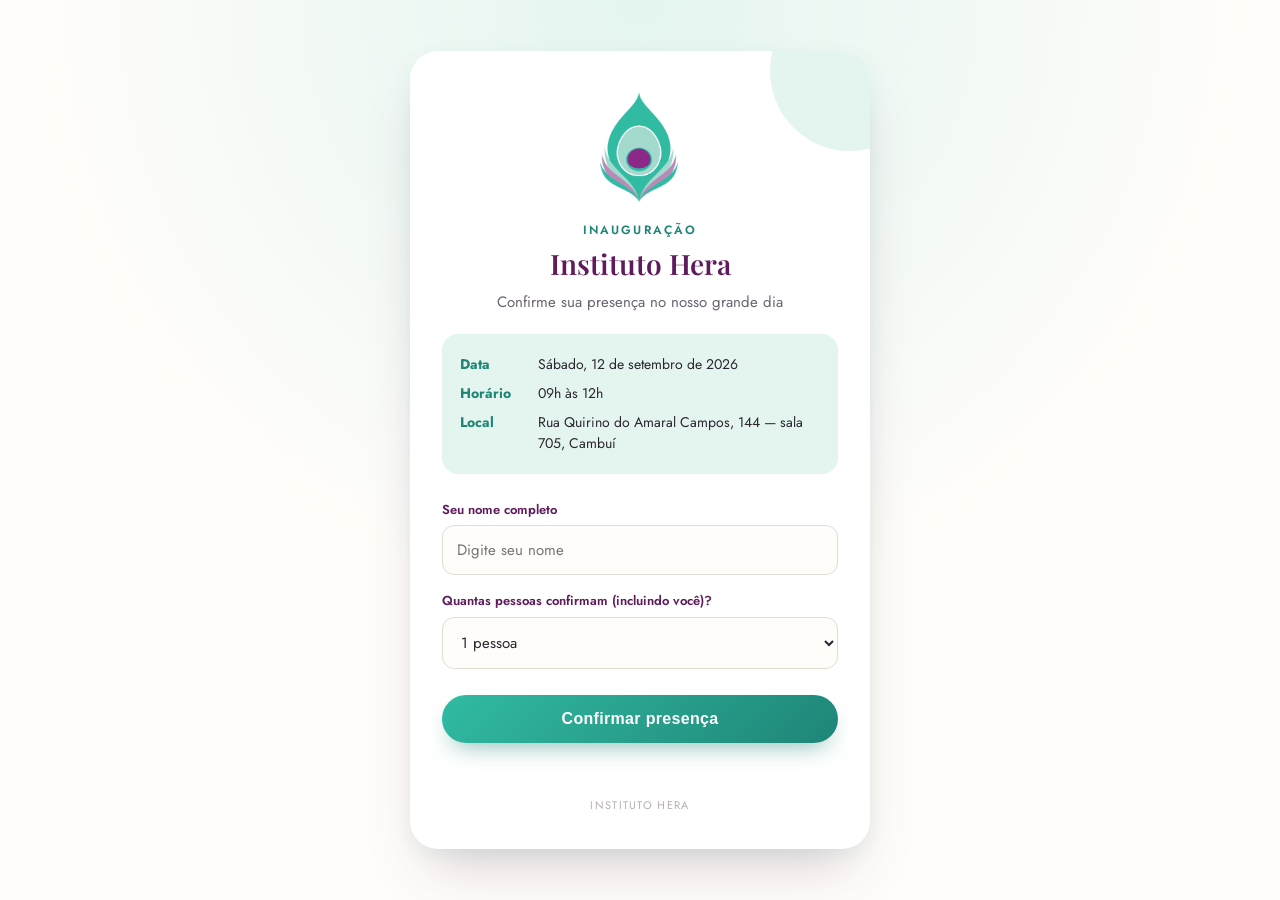
<file: docs/index.html>
<!doctype html>
<html lang="pt-BR">
<head>
<meta charset="UTF-8">
<meta name="viewport" content="width=device-width, initial-scale=1">
<title>Confirmar presença — Inauguração Instituto Hera</title>
<meta name="description" content="Confirme sua presença na inauguração do Instituto Hera.">
<link rel="icon" href="assets/logo_hera_icon_web.png">
<link rel="preconnect" href="https://fonts.googleapis.com">
<link href="https://fonts.googleapis.com/css2?family=Playfair+Display:wght@600;700&family=Jost:wght@400;500;600;700&display=swap" rel="stylesheet">
<link rel="stylesheet" href="style.css">
</head>
<body>

<div class="card" id="form-card">
  <img class="logo" src="assets/logo_hera_icon_web.png" alt="Instituto Hera">
  <p class="eyebrow">Inauguração</p>
  <h1>Instituto Hera</h1>
  <p class="subtitle">Confirme sua presença no nosso grande dia</p>

  <div class="event-details">
    <div><strong>Data</strong><span>Sábado, 12 de setembro de 2026</span></div>
    <div><strong>Horário</strong><span>09h às 12h</span></div>
    <div><strong>Local</strong><span>Rua Quirino do Amaral Campos, 144 — sala 705, Cambuí</span></div>
  </div>

  <form id="rsvp-form">
    <label for="nome">Seu nome completo</label>
    <input type="text" id="nome" name="nome" placeholder="Digite seu nome" autocomplete="name" required>

    <label for="convidados">Quantas pessoas confirmam (incluindo você)?</label>
    <select id="convidados" name="convidados" required>
      <option value="1">1 pessoa</option>
      <option value="2">2 pessoas</option>
      <option value="3">3 pessoas</option>
      <option value="4">4 pessoas</option>
      <option value="5">5 pessoas</option>
    </select>

    <button type="submit" class="submit-btn" id="submit-btn">Confirmar presença</button>
    <div class="error-msg" id="error-msg"></div>
  </form>

  <footer class="brand-footer">Instituto Hera</footer>
</div>

<div class="card hidden" id="confirm-card">
  <div class="confirm-icon">
    <svg viewBox="0 0 24 24" fill="none" stroke-width="3" stroke-linecap="round" stroke-linejoin="round">
      <polyline points="20 6 9 17 4 12"></polyline>
    </svg>
  </div>
  <p class="eyebrow">Presença confirmada</p>
  <p class="confirm-name" id="confirm-name">—</p>
  <span class="confirm-count" id="confirm-count">—</span>

  <div class="event-details">
    <div><strong>Data</strong><span>Sábado, 12 de setembro de 2026</span></div>
    <div><strong>Horário</strong><span>09h às 12h</span></div>
    <div><strong>Local</strong><span>Rua Quirino do Amaral Campos, 144 — sala 705, Cambuí</span></div>
  </div>

  <a href="#" id="calendar-link" class="calendar-link">Adicionar ao calendário</a>
  <br>
  <footer class="brand-footer">Instituto Hera • Nos vemos lá!</footer>
</div>

<script src="config.js"></script>
<script src="app.js"></script>
</body>
</html>
</file>
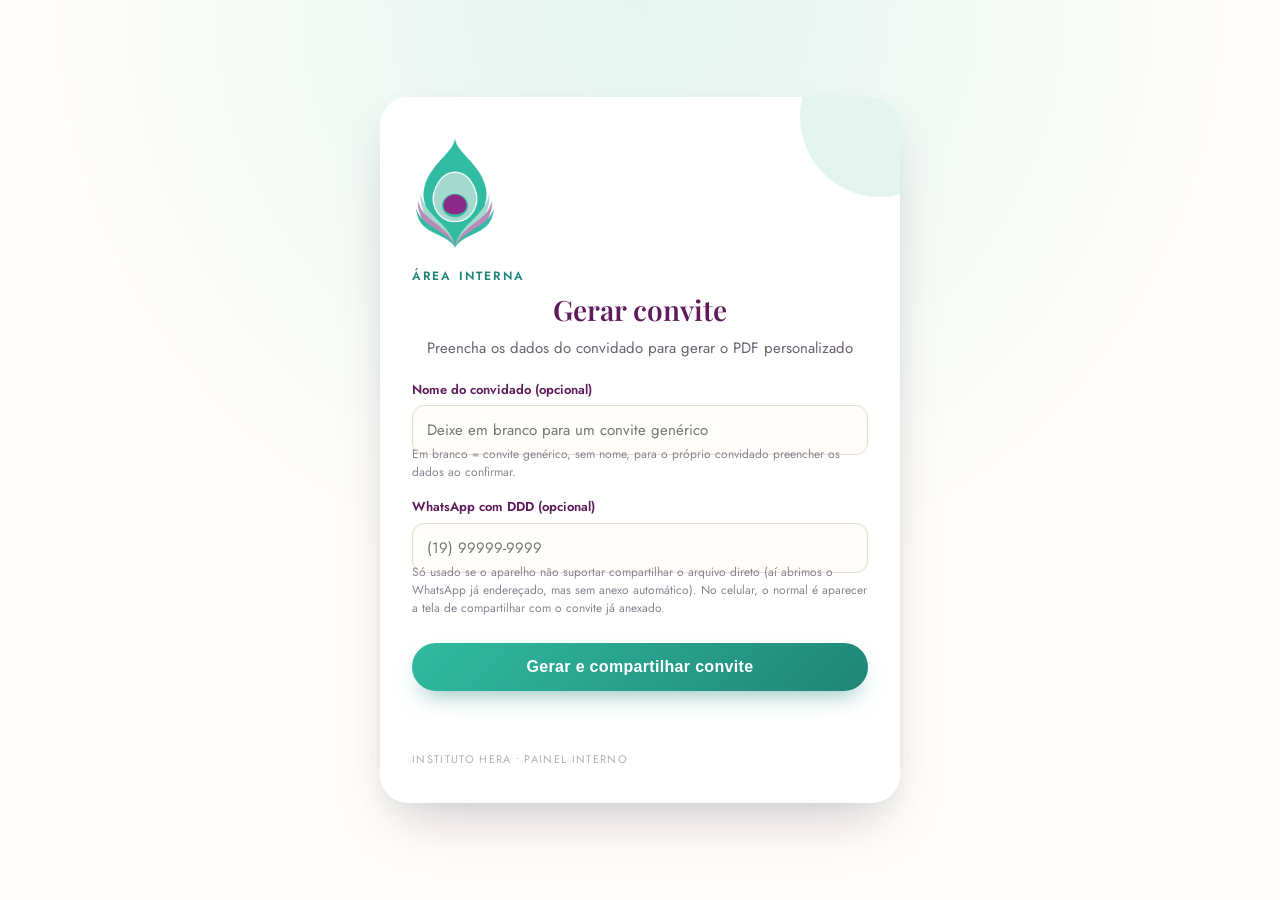
<file: docs/admin.html>
<!doctype html>
<html lang="pt-BR">
<head>
<meta charset="UTF-8">
<meta name="viewport" content="width=device-width, initial-scale=1">
<title>Admin — Convites Instituto Hera</title>
<meta name="robots" content="noindex, nofollow">
<link rel="icon" href="assets/logo_hera_icon_web.png">
<link rel="preconnect" href="https://fonts.googleapis.com">
<link href="https://fonts.googleapis.com/css2?family=Playfair+Display:wght@600;700&family=Jost:wght@400;500;600;700&display=swap" rel="stylesheet">
<link rel="stylesheet" href="style.css">
<style>
  .card { max-width: 520px; text-align: left; }
  .card h1 { text-align: center; }
  .card .subtitle { text-align: center; }
  .hint { font-size: 12px; color: #8b8290; margin: -10px 0 0; }
  .status-msg { font-size: 13px; margin-top: 14px; min-height: 18px; }
  .status-msg.success { color: var(--teal-dark); }
  .status-msg.error { color: #b3261e; }
</style>
</head>
<body>

<div class="card">
  <img class="logo" src="assets/logo_hera_icon_web.png" alt="Instituto Hera">
  <p class="eyebrow">Área interna</p>
  <h1>Gerar convite</h1>
  <p class="subtitle">Preencha os dados do convidado para gerar o PDF personalizado</p>

  <form id="admin-form">
    <label for="nome">Nome do convidado (opcional)</label>
    <input type="text" id="nome" name="nome" placeholder="Deixe em branco para um convite genérico">
    <p class="hint">Em branco = convite genérico, sem nome, para o próprio convidado preencher os dados ao confirmar.</p>

    <label for="whatsapp">WhatsApp com DDD (opcional)</label>
    <input type="text" id="whatsapp" name="whatsapp" placeholder="(19) 99999-9999">
    <p class="hint">Só usado se o aparelho não suportar compartilhar o arquivo direto (aí abrimos o WhatsApp já endereçado, mas sem anexo automático). No celular, o normal é aparecer a tela de compartilhar com o convite já anexado.</p>

    <button type="submit" class="submit-btn" id="submit-btn">Gerar e compartilhar convite</button>
    <div class="status-msg" id="status-msg"></div>
  </form>

  <footer class="brand-footer">Instituto Hera • painel interno</footer>
</div>

<script src="vendor/pdf-lib.min.js"></script>
<script src="config.js"></script>
<script src="admin.js"></script>
</body>
</html>
</file>
<file: docs/style.css>
:root {
  --teal: #31BBA2;
  --teal-dark: #1F8577;
  --mint: #A4D9CD;
  --mint-light: #E4F5F0;
  --lavender: #B88AB8;
  --purple: #8C2887;
  --purple-dark: #5F1B5C;
  --ink: #2B2530;
  --paper: #FFFDF9;
}

* {
  box-sizing: border-box;
}

html, body {
  margin: 0;
  padding: 0;
  min-height: 100%;
}

body {
  font-family: "Jost", "Poppins", "Helvetica Neue", Arial, sans-serif;
  color: var(--ink);
  background: radial-gradient(circle at 50% 0%, var(--mint-light) 0%, var(--paper) 55%, var(--paper) 100%);
  min-height: 100vh;
  display: flex;
  align-items: center;
  justify-content: center;
  padding: 32px 16px;
  line-height: 1.5;
}

.card {
  width: 100%;
  max-width: 460px;
  background: #ffffff;
  border-radius: 28px;
  box-shadow: 0 30px 60px -20px rgba(92, 44, 90, 0.25), 0 8px 24px -8px rgba(47, 179, 157, 0.15);
  padding: 40px 32px 36px;
  text-align: center;
  position: relative;
  overflow: hidden;
}

.card::before {
  content: "";
  position: absolute;
  top: -60px;
  right: -60px;
  width: 160px;
  height: 160px;
  border-radius: 50%;
  background: var(--mint-light);
  z-index: 0;
}

.card > * {
  position: relative;
  z-index: 1;
}

.logo {
  width: 88px;
  height: auto;
  margin-bottom: 8px;
}

.eyebrow {
  text-transform: uppercase;
  letter-spacing: 0.18em;
  font-size: 12px;
  color: var(--teal-dark);
  font-weight: 600;
  margin: 4px 0 2px;
}

h1 {
  font-family: "Playfair Display", Georgia, "Times New Roman", serif;
  font-weight: 600;
  font-size: 28px;
  color: var(--purple-dark);
  margin: 4px 0 6px;
}

.subtitle {
  font-size: 15px;
  color: #6b6270;
  margin: 0 0 20px;
}

.event-details {
  background: var(--mint-light);
  border-radius: 16px;
  padding: 16px 18px;
  margin: 0 0 26px;
  text-align: left;
  font-size: 14px;
  color: var(--ink);
}

.event-details div {
  display: flex;
  gap: 10px;
  padding: 4px 0;
}

.event-details strong {
  color: var(--teal-dark);
  min-width: 68px;
  flex-shrink: 0;
}

form {
  text-align: left;
}

label {
  display: block;
  font-size: 13px;
  font-weight: 600;
  color: var(--purple-dark);
  margin: 16px 0 6px;
}

input[type="text"],
select {
  width: 100%;
  padding: 13px 14px;
  border-radius: 12px;
  border: 1.5px solid #e3ddd4;
  font-size: 15px;
  font-family: inherit;
  color: var(--ink);
  background: var(--paper);
  transition: border-color 0.15s ease;
}

input[type="text"]:focus,
select:focus {
  outline: none;
  border-color: var(--teal);
}

button.submit-btn {
  width: 100%;
  margin-top: 26px;
  padding: 15px 18px;
  border: none;
  border-radius: 999px;
  background: linear-gradient(135deg, var(--teal) 0%, var(--teal-dark) 100%);
  color: #fff;
  font-size: 16px;
  font-weight: 600;
  letter-spacing: 0.02em;
  cursor: pointer;
  box-shadow: 0 12px 24px -10px rgba(31, 133, 119, 0.55);
  transition: transform 0.12s ease, box-shadow 0.12s ease;
}

button.submit-btn:hover {
  transform: translateY(-1px);
  box-shadow: 0 16px 28px -10px rgba(31, 133, 119, 0.6);
}

button.submit-btn:disabled {
  opacity: 0.65;
  cursor: default;
  transform: none;
}

.error-msg {
  color: #b3261e;
  font-size: 13px;
  margin-top: 10px;
  min-height: 16px;
}

/* Confirmation screen */
.confirm-icon {
  width: 72px;
  height: 72px;
  border-radius: 50%;
  background: linear-gradient(135deg, var(--teal) 0%, var(--purple) 100%);
  display: flex;
  align-items: center;
  justify-content: center;
  margin: 0 auto 18px;
}

.confirm-icon svg {
  width: 34px;
  height: 34px;
  stroke: #fff;
}

.confirm-name {
  font-family: "Playfair Display", Georgia, serif;
  font-size: 24px;
  color: var(--purple-dark);
  margin: 4px 0 2px;
}

.confirm-count {
  display: inline-block;
  margin: 10px 0 22px;
  padding: 8px 20px;
  border-radius: 999px;
  background: var(--mint-light);
  color: var(--teal-dark);
  font-weight: 700;
  font-size: 15px;
}

.calendar-link {
  display: inline-block;
  margin-top: 18px;
  font-size: 14px;
  color: var(--teal-dark);
  font-weight: 600;
  text-decoration: none;
  border-bottom: 1.5px solid var(--teal);
  padding-bottom: 2px;
}

.calendar-link:hover {
  color: var(--purple-dark);
  border-color: var(--purple);
}

footer.brand-footer {
  margin-top: 28px;
  font-size: 11px;
  letter-spacing: 0.12em;
  text-transform: uppercase;
  color: #b7aeb6;
}

.hidden {
  display: none !important;
}
</file>
